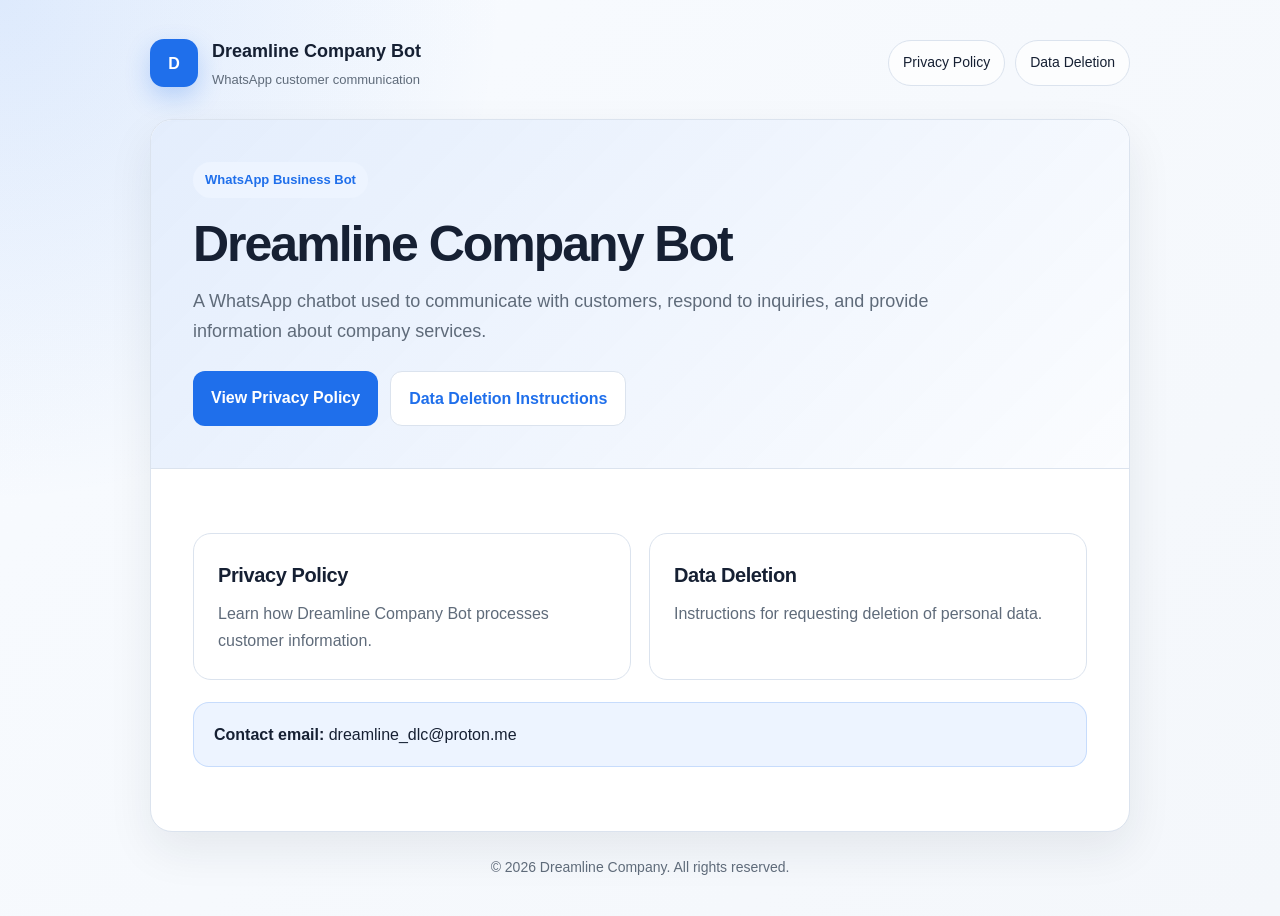
<file: index.html>
<!DOCTYPE html>
<html lang="en">
<head>
  <meta charset="UTF-8" />
  <meta name="viewport" content="width=device-width, initial-scale=1.0" />
  <title>Dreamline Company Bot</title>
  <link rel="stylesheet" href="styles.css" />
</head>
<body>
  <main class="page">
    <div class="container">
      <header class="header">
        <a class="brand" href="index.html">
          <div class="logo">D</div>
          <div>
            <div class="brand-title">Dreamline Company Bot</div>
            <div class="brand-subtitle">WhatsApp customer communication</div>
          </div>
        </a>

        <nav class="nav">
          <a href="privacy-policy.html">Privacy Policy</a>
          <a href="data-deletion.html">Data Deletion</a>
        </nav>
      </header>

      <section class="hero">
        <div class="hero-top">
          <span class="badge">WhatsApp Business Bot</span>
          <h1>Dreamline Company Bot</h1>
          <p class="lead">
            A WhatsApp chatbot used to communicate with customers, respond to inquiries,
            and provide information about company services.
          </p>

          <div class="button-row">
            <a class="button" href="privacy-policy.html">View Privacy Policy</a>
            <a class="button secondary" href="data-deletion.html">Data Deletion Instructions</a>
          </div>
        </div>

        <div class="content">
          <div class="card-grid">
            <a class="card" href="privacy-policy.html">
              <h2>Privacy Policy</h2>
              <p>Learn how Dreamline Company Bot processes customer information.</p>
            </a>

            <a class="card" href="data-deletion.html">
              <h2>Data Deletion</h2>
              <p>Instructions for requesting deletion of personal data.</p>
            </a>
          </div>

          <div class="info-box">
            <strong>Contact email:</strong> dreamline_dlc@proton.me
          </div>
        </div>
      </section>

      <footer class="footer">
        © 2026 Dreamline Company. All rights reserved.
      </footer>
    </div>
  </main>
</body>
</html>
</file>
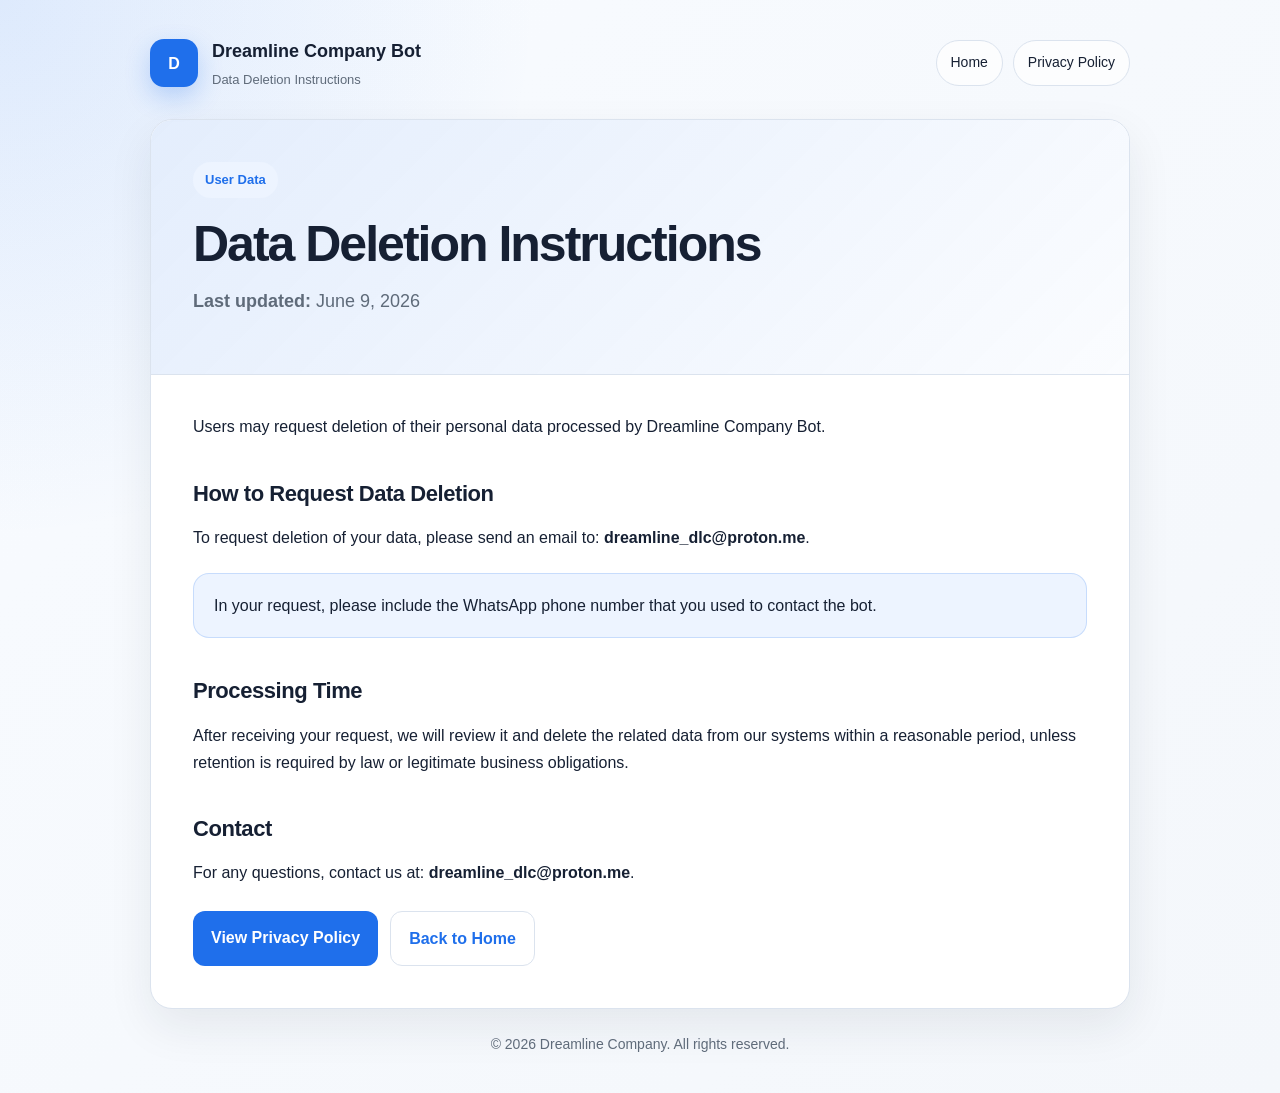
<file: data-deletion.html>
<!DOCTYPE html>
<html lang="en">
<head>
  <meta charset="UTF-8" />
  <meta name="viewport" content="width=device-width, initial-scale=1.0" />
  <title>Data Deletion Instructions - Dreamline Company Bot</title>
  <link rel="stylesheet" href="styles.css" />
</head>
<body>
  <main class="page">
    <div class="container">
      <header class="header">
        <a class="brand" href="index.html">
          <div class="logo">D</div>
          <div>
            <div class="brand-title">Dreamline Company Bot</div>
            <div class="brand-subtitle">Data Deletion Instructions</div>
          </div>
        </a>

        <nav class="nav">
          <a href="index.html">Home</a>
          <a href="privacy-policy.html">Privacy Policy</a>
        </nav>
      </header>

      <section class="hero">
        <div class="hero-top">
          <span class="badge">User Data</span>
          <h1>Data Deletion Instructions</h1>
          <p class="lead"><strong>Last updated:</strong> June 9, 2026</p>
        </div>

        <div class="content">
          <p>
            Users may request deletion of their personal data processed by
            Dreamline Company Bot.
          </p>

          <h2>How to Request Data Deletion</h2>
          <p>
            To request deletion of your data, please send an email to:
            <strong>dreamline_dlc@proton.me</strong>.
          </p>

          <div class="info-box">
            In your request, please include the WhatsApp phone number that you used
            to contact the bot.
          </div>

          <h2>Processing Time</h2>
          <p>
            After receiving your request, we will review it and delete the related
            data from our systems within a reasonable period, unless retention is
            required by law or legitimate business obligations.
          </p>

          <h2>Contact</h2>
          <p>
            For any questions, contact us at:
            <strong>dreamline_dlc@proton.me</strong>.
          </p>

          <div class="button-row">
            <a class="button" href="privacy-policy.html">View Privacy Policy</a>
            <a class="button secondary" href="index.html">Back to Home</a>
          </div>
        </div>
      </section>

      <footer class="footer">
        © 2026 Dreamline Company. All rights reserved.
      </footer>
    </div>
  </main>
</body>
</html>
</file>
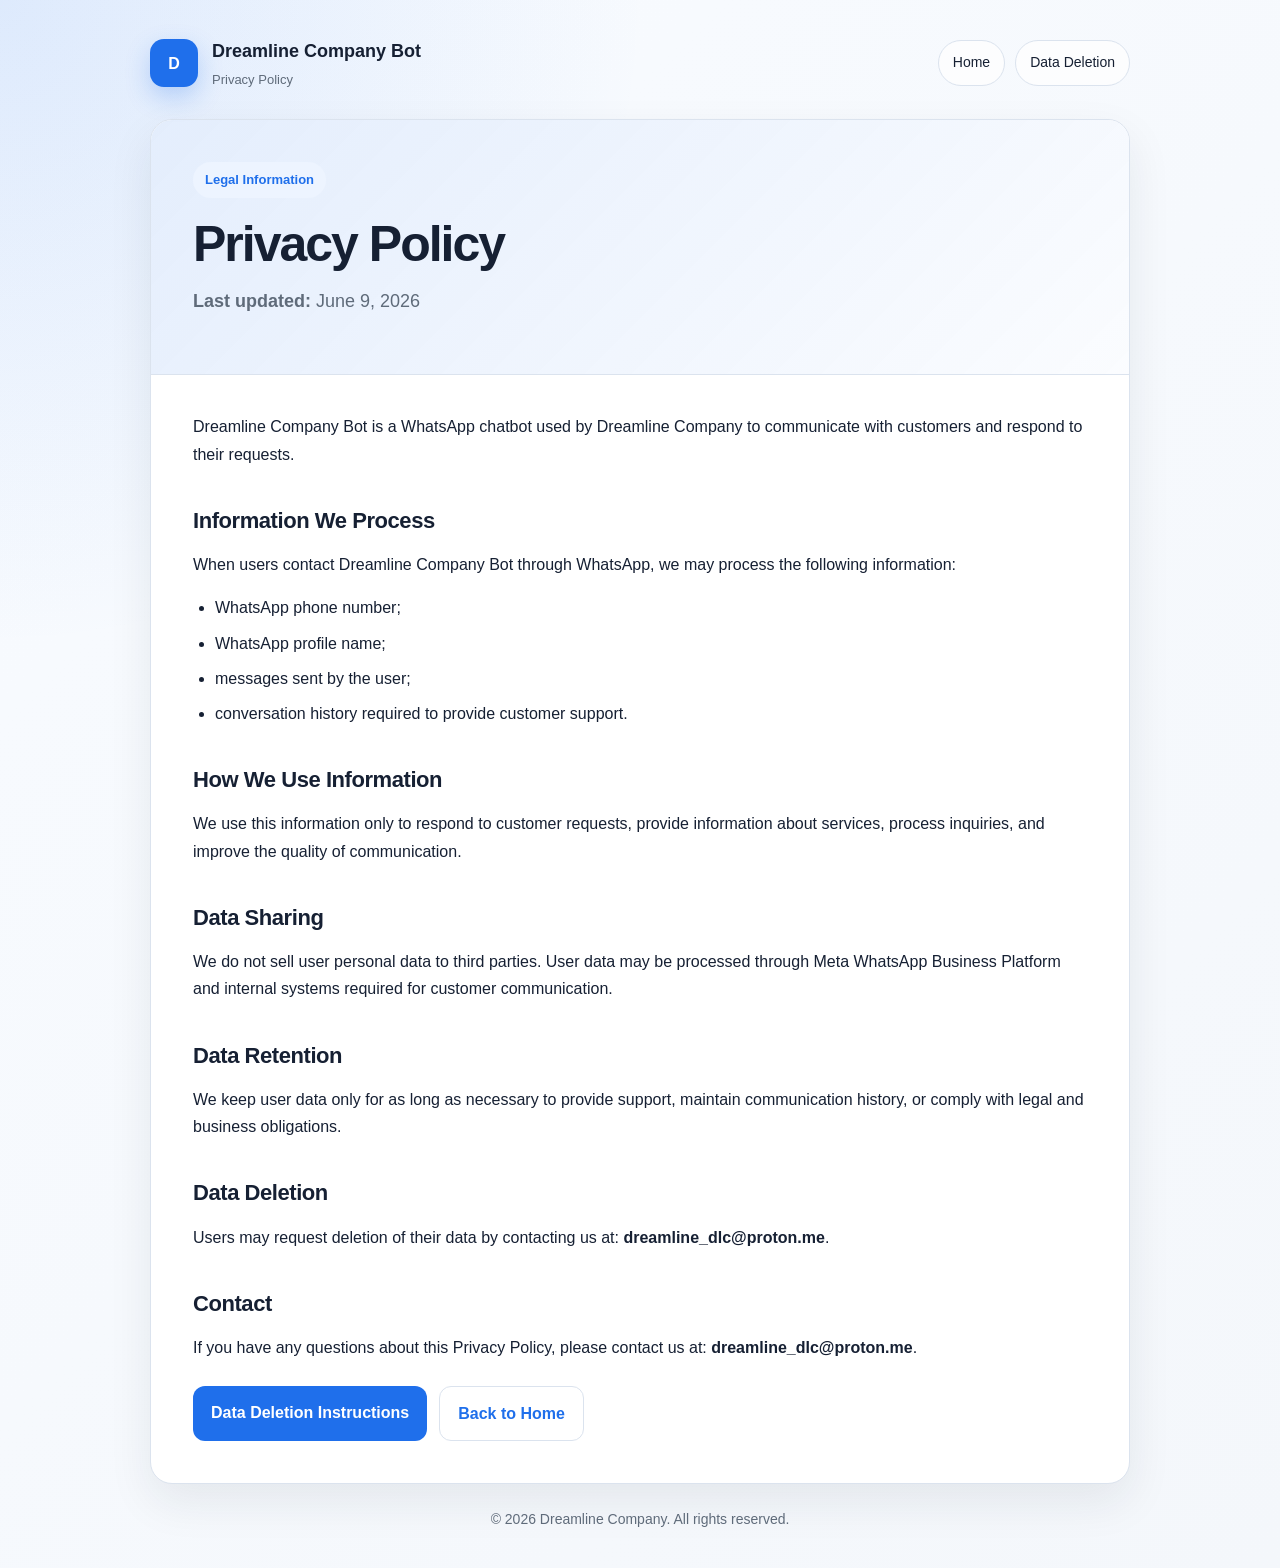
<file: privacy-policy.html>
<!DOCTYPE html>
<html lang="en">
<head>
  <meta charset="UTF-8" />
  <meta name="viewport" content="width=device-width, initial-scale=1.0" />
  <title>Privacy Policy - Dreamline Company Bot</title>
  <link rel="stylesheet" href="styles.css" />
</head>
<body>
  <main class="page">
    <div class="container">
      <header class="header">
        <a class="brand" href="index.html">
          <div class="logo">D</div>
          <div>
            <div class="brand-title">Dreamline Company Bot</div>
            <div class="brand-subtitle">Privacy Policy</div>
          </div>
        </a>

        <nav class="nav">
          <a href="index.html">Home</a>
          <a href="data-deletion.html">Data Deletion</a>
        </nav>
      </header>

      <section class="hero">
        <div class="hero-top">
          <span class="badge">Legal Information</span>
          <h1>Privacy Policy</h1>
          <p class="lead"><strong>Last updated:</strong> June 9, 2026</p>
        </div>

        <div class="content">
          <p>
            Dreamline Company Bot is a WhatsApp chatbot used by Dreamline Company to
            communicate with customers and respond to their requests.
          </p>

          <h2>Information We Process</h2>
          <p>
            When users contact Dreamline Company Bot through WhatsApp, we may process
            the following information:
          </p>

          <ul>
            <li>WhatsApp phone number;</li>
            <li>WhatsApp profile name;</li>
            <li>messages sent by the user;</li>
            <li>conversation history required to provide customer support.</li>
          </ul>

          <h2>How We Use Information</h2>
          <p>
            We use this information only to respond to customer requests, provide
            information about services, process inquiries, and improve the quality
            of communication.
          </p>

          <h2>Data Sharing</h2>
          <p>
            We do not sell user personal data to third parties. User data may be
            processed through Meta WhatsApp Business Platform and internal systems
            required for customer communication.
          </p>

          <h2>Data Retention</h2>
          <p>
            We keep user data only for as long as necessary to provide support,
            maintain communication history, or comply with legal and business obligations.
          </p>

          <h2>Data Deletion</h2>
          <p>
            Users may request deletion of their data by contacting us at:
            <strong>dreamline_dlc@proton.me</strong>.
          </p>

          <h2>Contact</h2>
          <p>
            If you have any questions about this Privacy Policy, please contact us at:
            <strong>dreamline_dlc@proton.me</strong>.
          </p>

          <div class="button-row">
            <a class="button" href="data-deletion.html">Data Deletion Instructions</a>
            <a class="button secondary" href="index.html">Back to Home</a>
          </div>
        </div>
      </section>

      <footer class="footer">
        © 2026 Dreamline Company. All rights reserved.
      </footer>
    </div>
  </main>
</body>
</html>
</file>
<file: styles.css>
* {
  box-sizing: border-box;
}

:root {
  --bg: #f4f7fb;
  --card: #ffffff;
  --text: #162033;
  --muted: #5f6b7a;
  --primary: #1f6feb;
  --primary-dark: #1557c0;
  --border: #dbe3ee;
  --soft: #edf4ff;
  --shadow: 0 18px 45px rgba(22, 32, 51, 0.08);
  --radius: 22px;
}

body {
  margin: 0;
  font-family: Arial, Helvetica, sans-serif;
  background:
    radial-gradient(circle at top left, rgba(31, 111, 235, 0.12), transparent 32%),
    linear-gradient(135deg, #f8fbff 0%, var(--bg) 100%);
  color: var(--text);
  line-height: 1.7;
}

.page {
  min-height: 100vh;
  padding: 36px 18px;
}

.container {
  width: 100%;
  max-width: 980px;
  margin: 0 auto;
}

.header {
  display: flex;
  justify-content: space-between;
  gap: 18px;
  align-items: center;
  margin-bottom: 28px;
}

.brand {
  display: flex;
  align-items: center;
  gap: 14px;
  text-decoration: none;
  color: var(--text);
}

.logo {
  width: 48px;
  height: 48px;
  border-radius: 14px;
  display: grid;
  place-items: center;
  background: var(--primary);
  color: #fff;
  font-weight: 700;
  box-shadow: 0 10px 25px rgba(31, 111, 235, 0.25);
}

.brand-title {
  font-weight: 700;
  font-size: 18px;
}

.brand-subtitle {
  font-size: 13px;
  color: var(--muted);
  margin-top: 2px;
}

.nav {
  display: flex;
  gap: 10px;
  flex-wrap: wrap;
  justify-content: flex-end;
}

.nav a {
  color: var(--text);
  text-decoration: none;
  border: 1px solid var(--border);
  background: rgba(255, 255, 255, 0.72);
  padding: 10px 14px;
  border-radius: 999px;
  font-size: 14px;
}

.nav a:hover {
  border-color: var(--primary);
  color: var(--primary);
}

.hero {
  background: var(--card);
  border: 1px solid var(--border);
  border-radius: var(--radius);
  box-shadow: var(--shadow);
  overflow: hidden;
}

.hero-top {
  padding: 42px;
  background:
    linear-gradient(135deg, rgba(31, 111, 235, 0.12), rgba(31, 111, 235, 0.02)),
    #fff;
  border-bottom: 1px solid var(--border);
}

.badge {
  display: inline-block;
  padding: 7px 12px;
  border-radius: 999px;
  background: var(--soft);
  color: var(--primary);
  font-weight: 700;
  font-size: 13px;
  margin-bottom: 18px;
}

h1 {
  margin: 0 0 14px;
  font-size: clamp(32px, 5vw, 50px);
  line-height: 1.12;
  letter-spacing: -0.04em;
}

h2 {
  margin: 34px 0 12px;
  font-size: 22px;
  letter-spacing: -0.02em;
}

p {
  margin: 0 0 16px;
}

.lead {
  font-size: 18px;
  color: var(--muted);
  max-width: 760px;
}

.content {
  padding: 38px 42px 42px;
}

.card-grid {
  display: grid;
  grid-template-columns: repeat(2, minmax(0, 1fr));
  gap: 18px;
  margin-top: 26px;
}

.card {
  display: block;
  padding: 24px;
  border: 1px solid var(--border);
  border-radius: 18px;
  background: #fff;
  text-decoration: none;
  color: var(--text);
  transition: 0.18s ease;
}

.card:hover {
  transform: translateY(-2px);
  border-color: var(--primary);
  box-shadow: 0 12px 32px rgba(31, 111, 235, 0.12);
}

.card h2 {
  margin: 0 0 8px;
  font-size: 20px;
}

.card p {
  color: var(--muted);
  margin: 0;
}

.info-box {
  padding: 18px 20px;
  background: var(--soft);
  border: 1px solid rgba(31, 111, 235, 0.18);
  border-radius: 16px;
  margin: 22px 0;
}

ul {
  margin: 12px 0 20px;
  padding-left: 22px;
}

li {
  margin-bottom: 8px;
}

a {
  color: var(--primary);
}

.footer {
  margin-top: 24px;
  color: var(--muted);
  font-size: 14px;
  text-align: center;
}

.button-row {
  display: flex;
  gap: 12px;
  flex-wrap: wrap;
  margin-top: 24px;
}

.button {
  display: inline-block;
  padding: 13px 18px;
  background: var(--primary);
  color: #fff;
  border-radius: 12px;
  text-decoration: none;
  font-weight: 700;
}

.button:hover {
  background: var(--primary-dark);
}

.button.secondary {
  background: #fff;
  color: var(--primary);
  border: 1px solid var(--border);
}

@media (max-width: 720px) {
  .header {
    flex-direction: column;
    align-items: flex-start;
  }

  .nav {
    justify-content: flex-start;
  }

  .hero-top,
  .content {
    padding: 28px 22px;
  }

  .card-grid {
    grid-template-columns: 1fr;
  }
}
</file>
